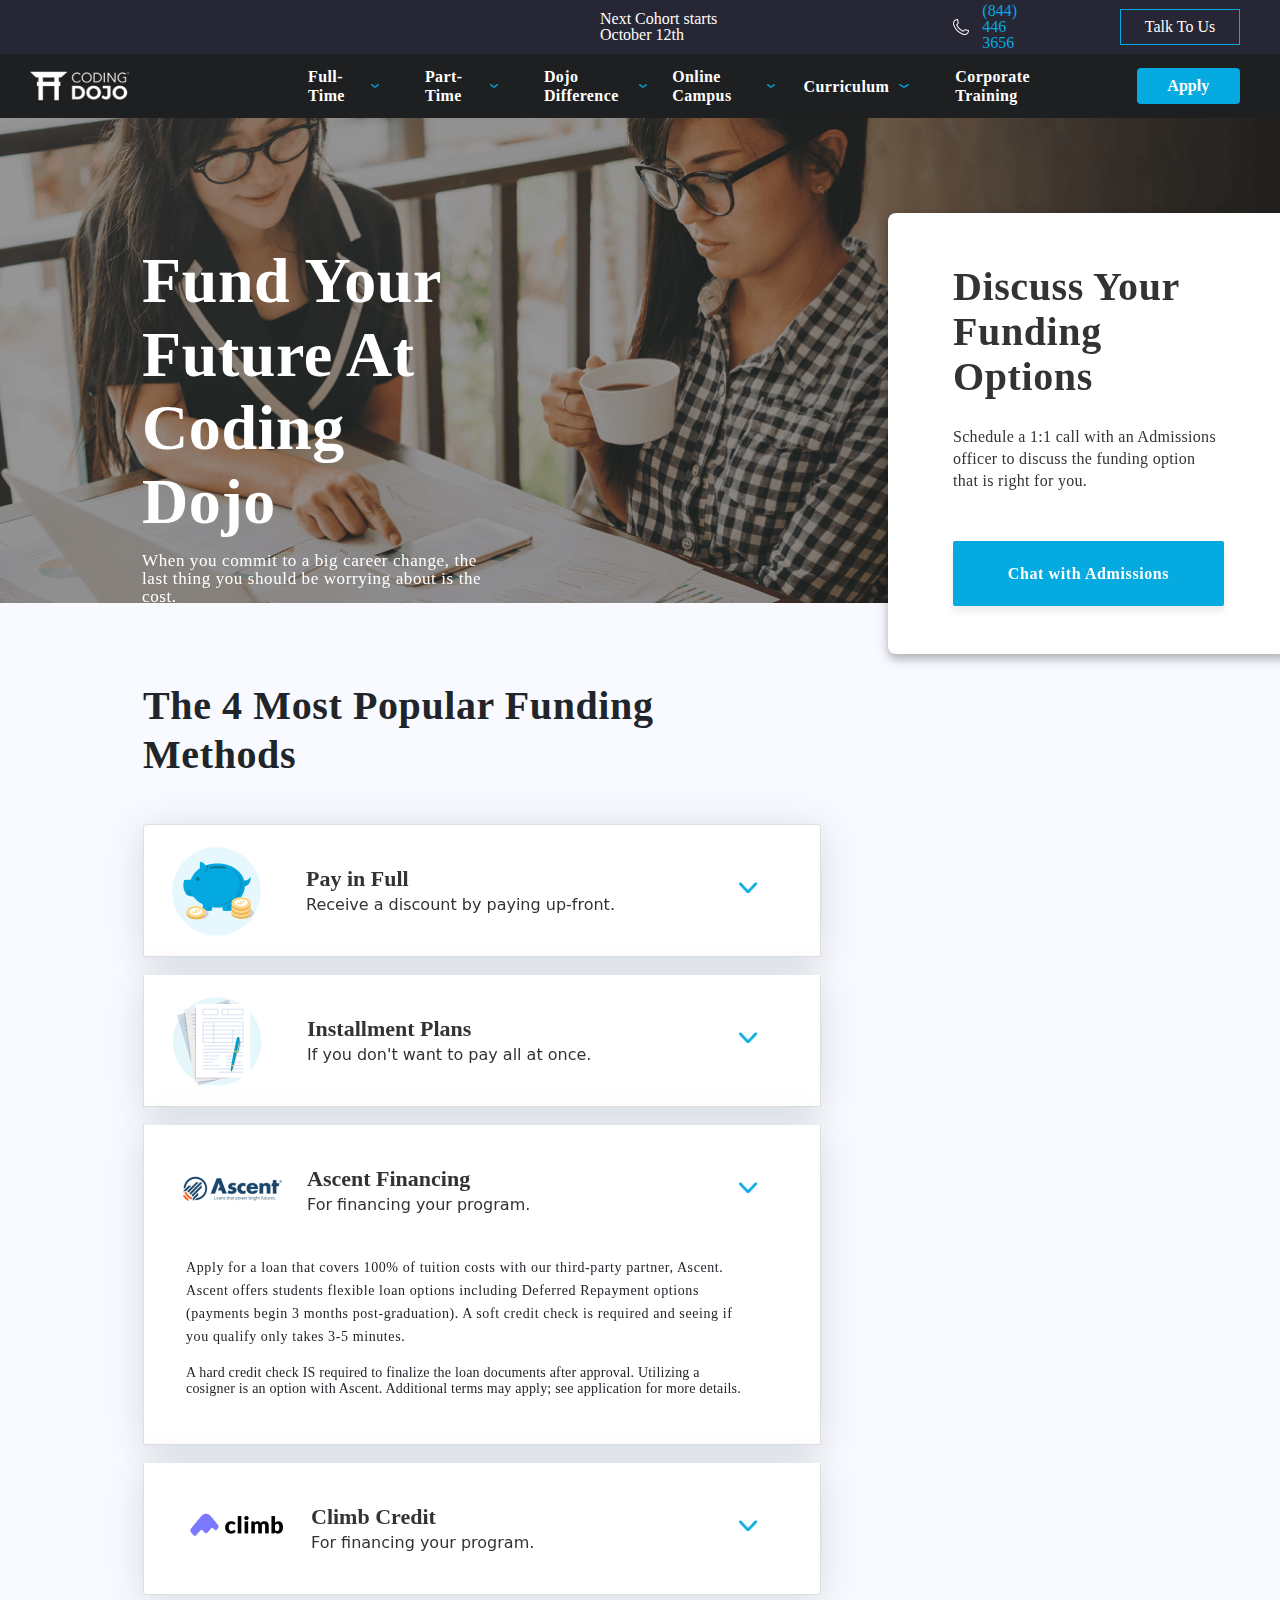
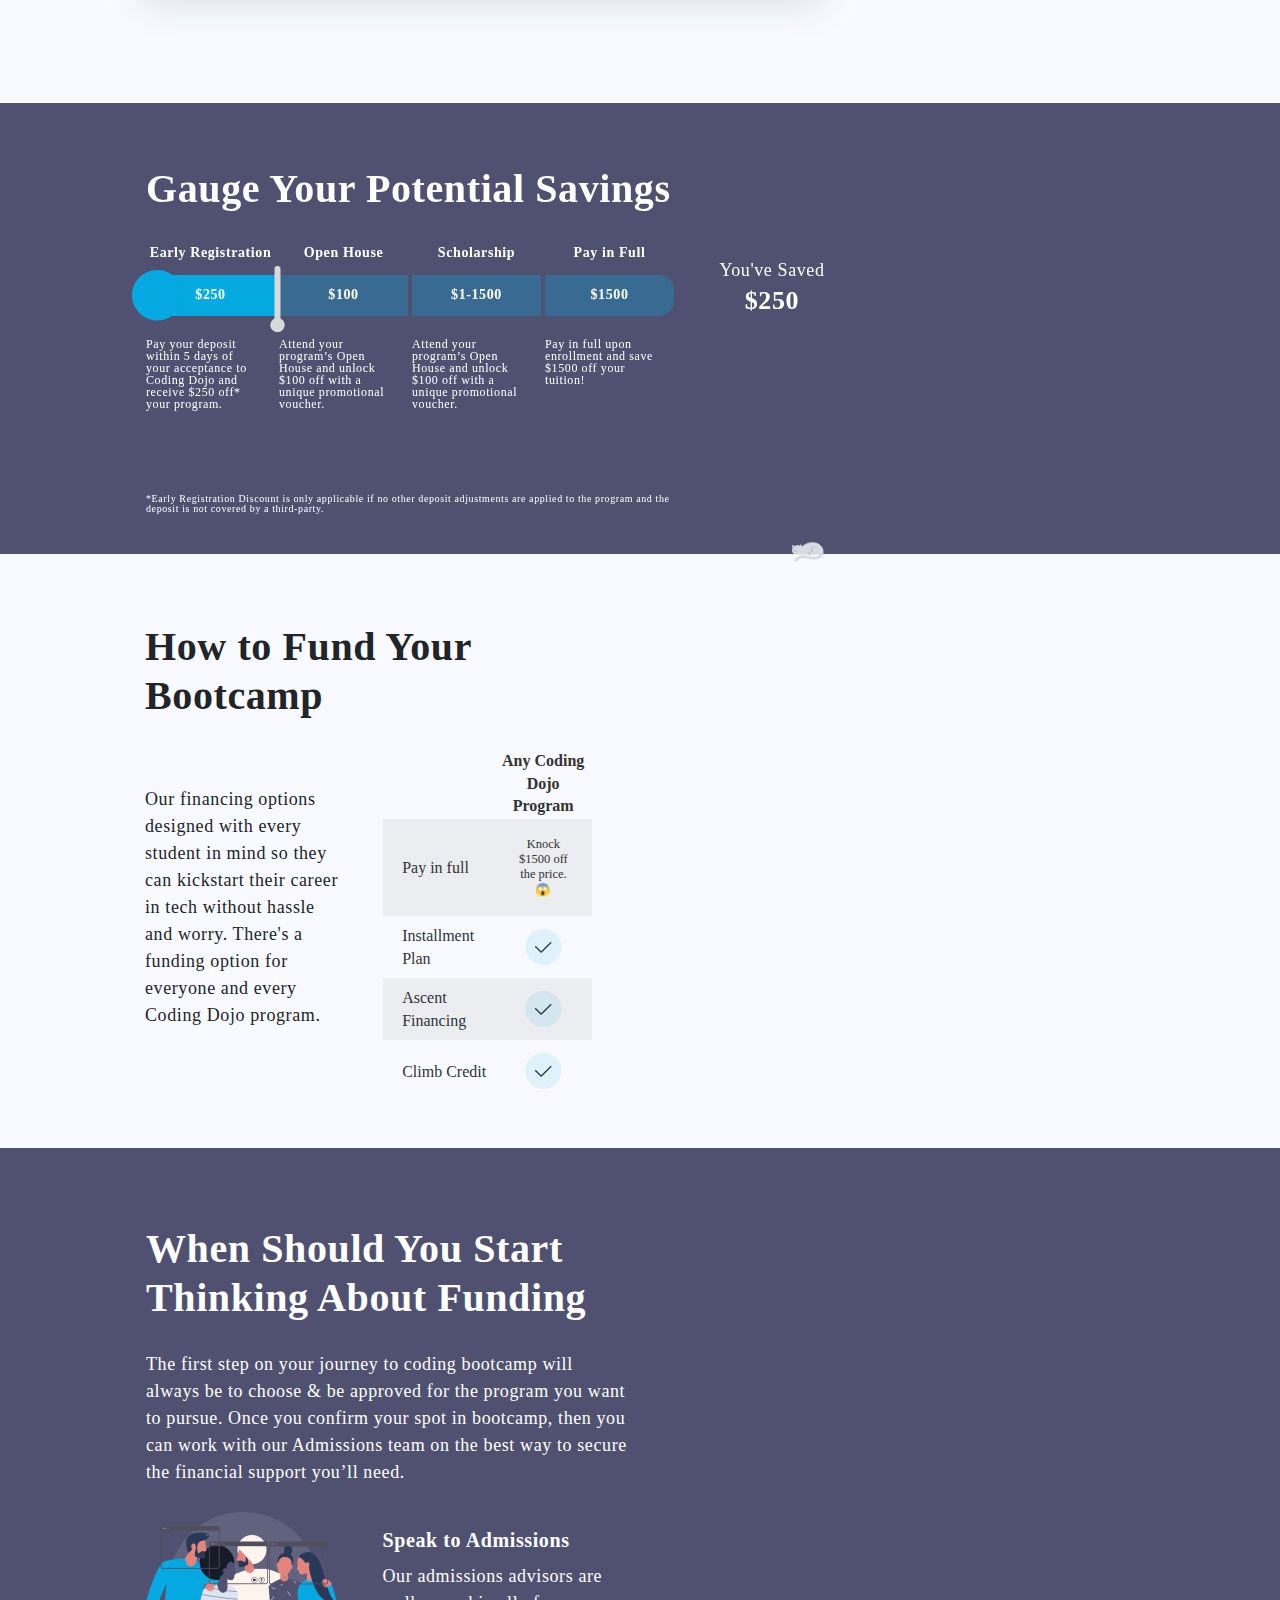
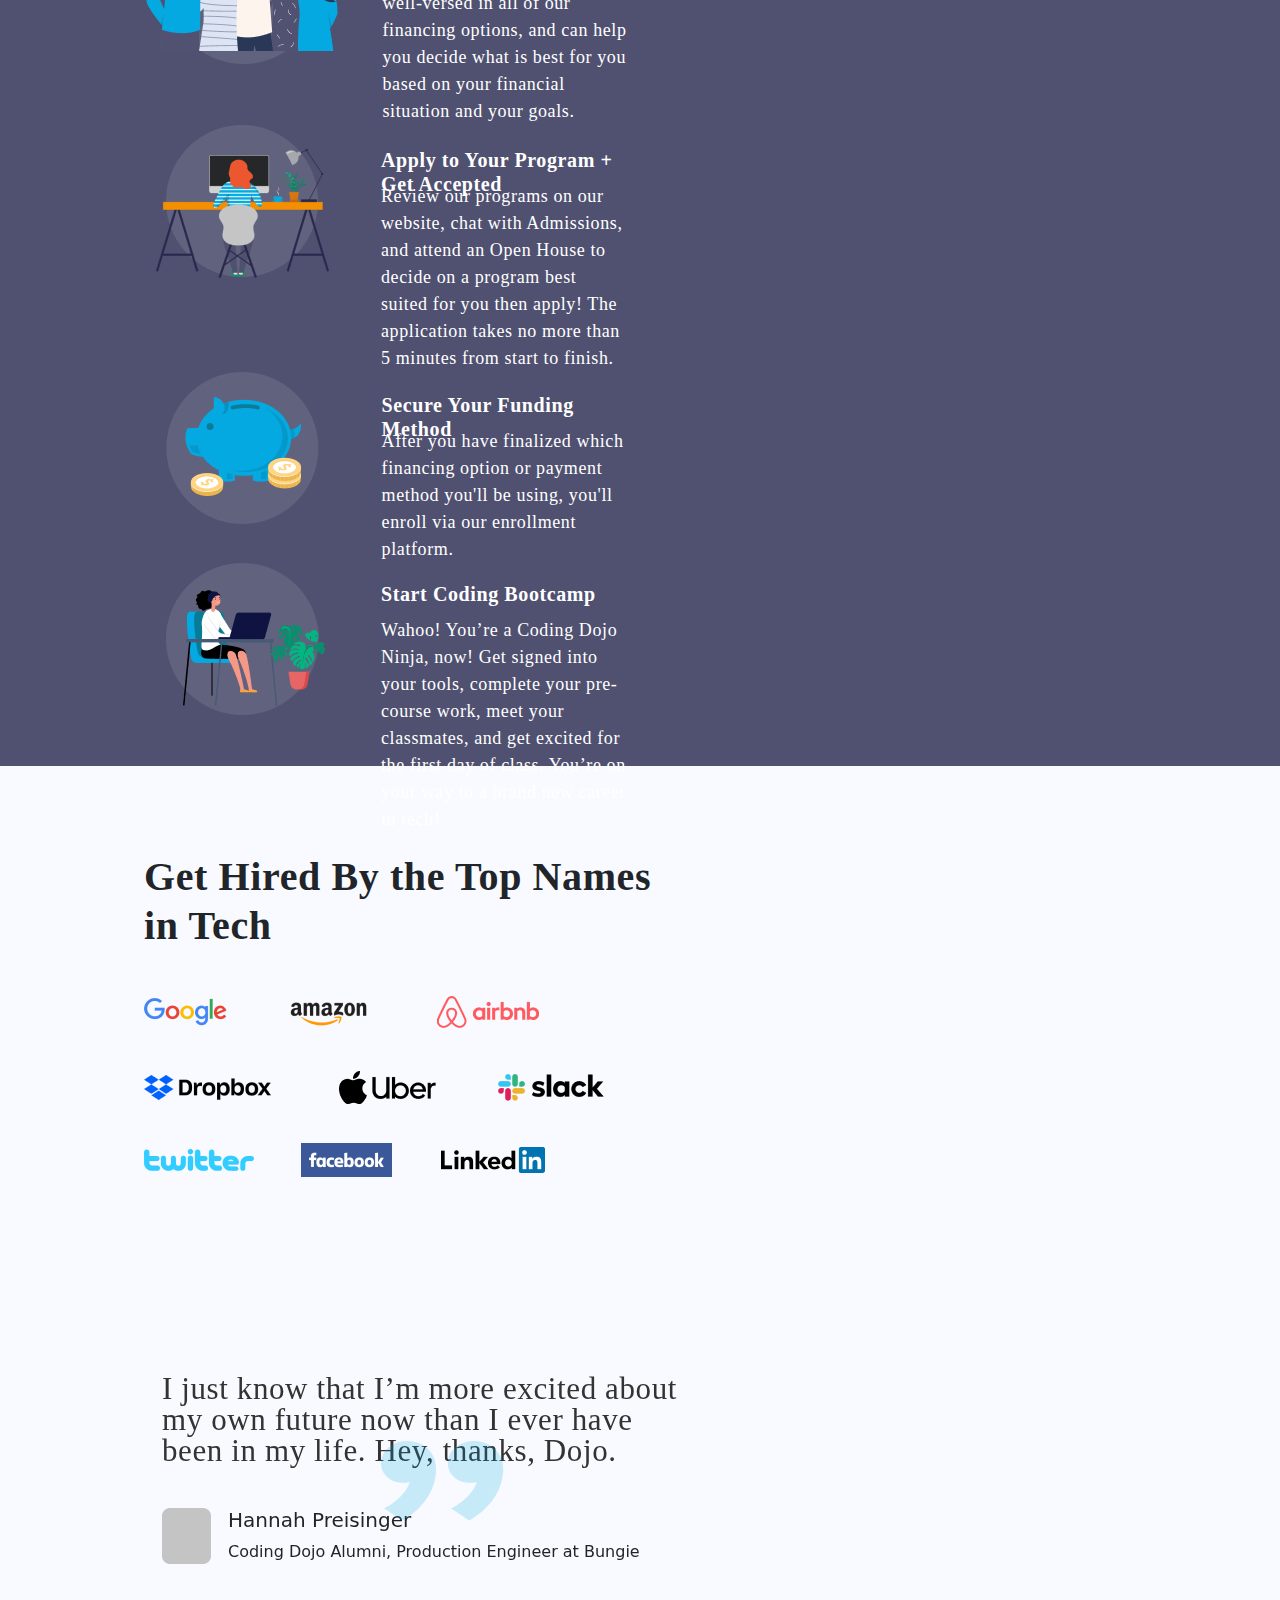
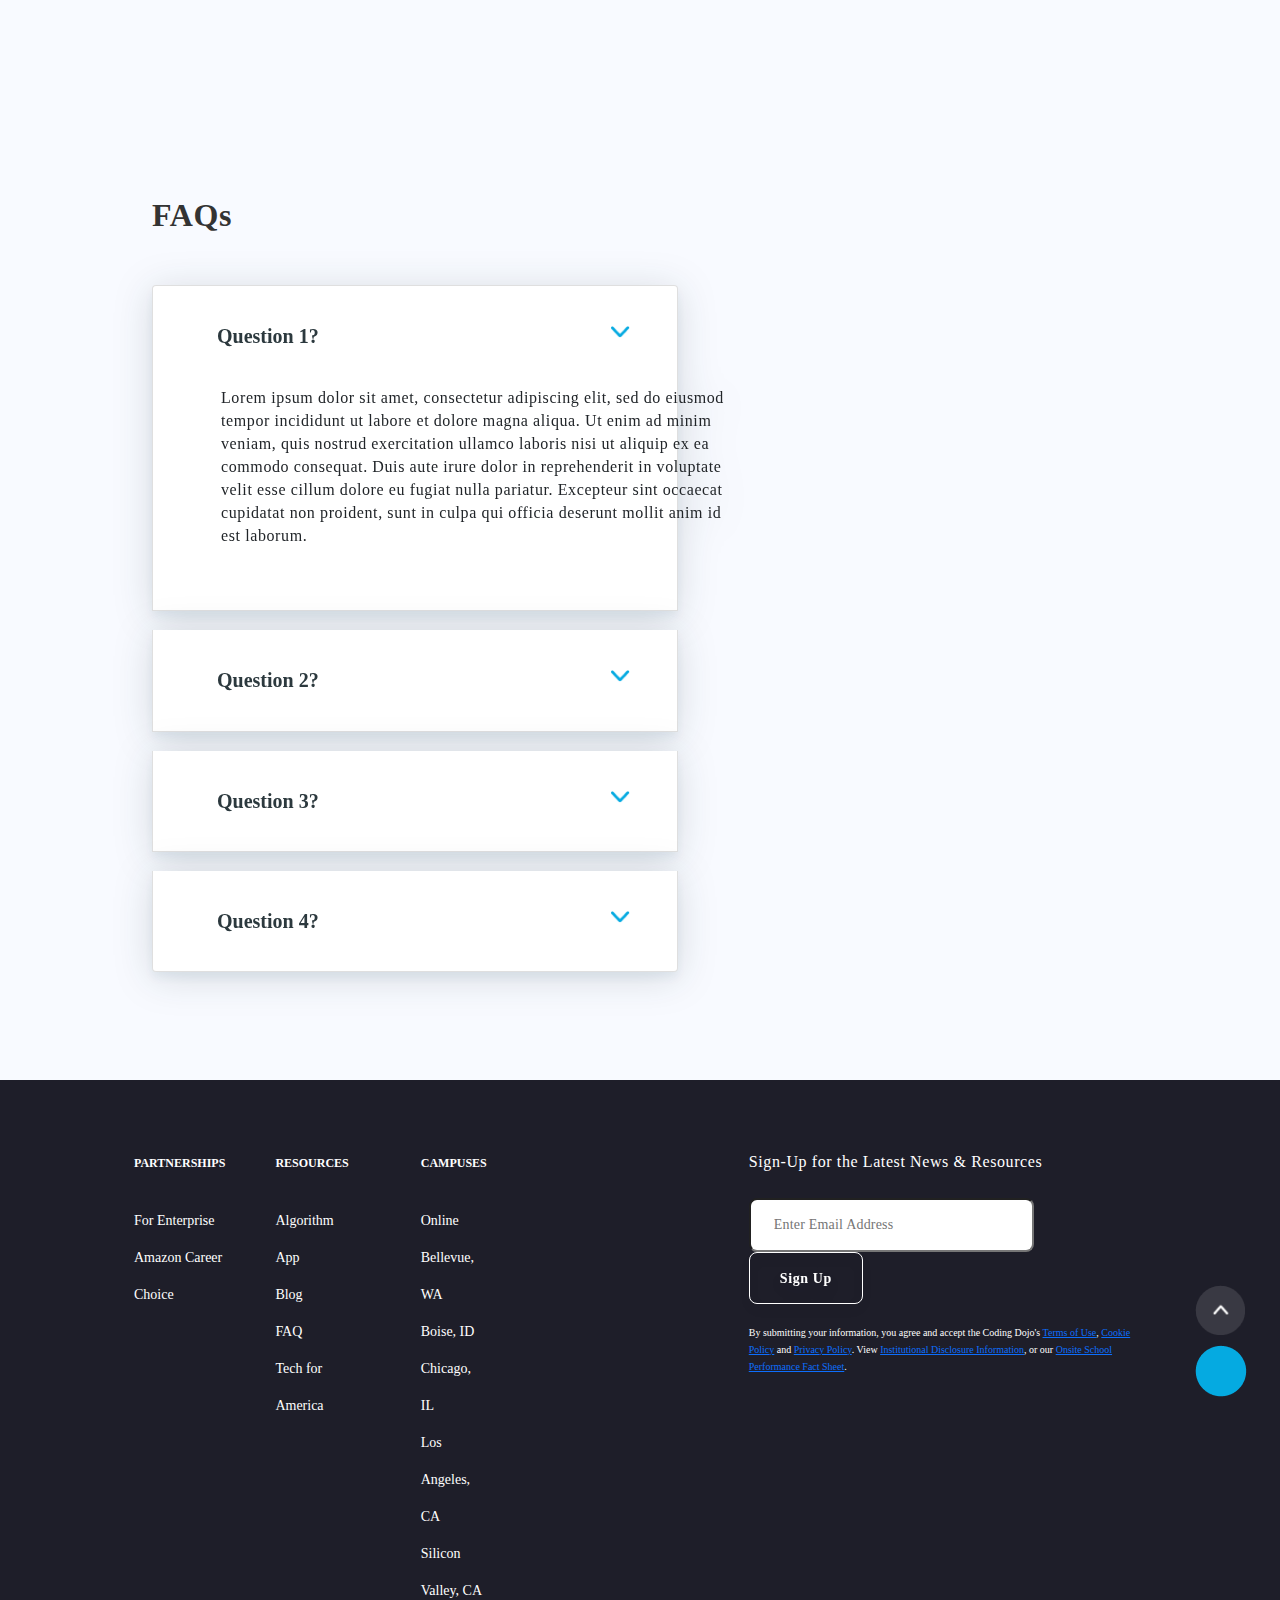
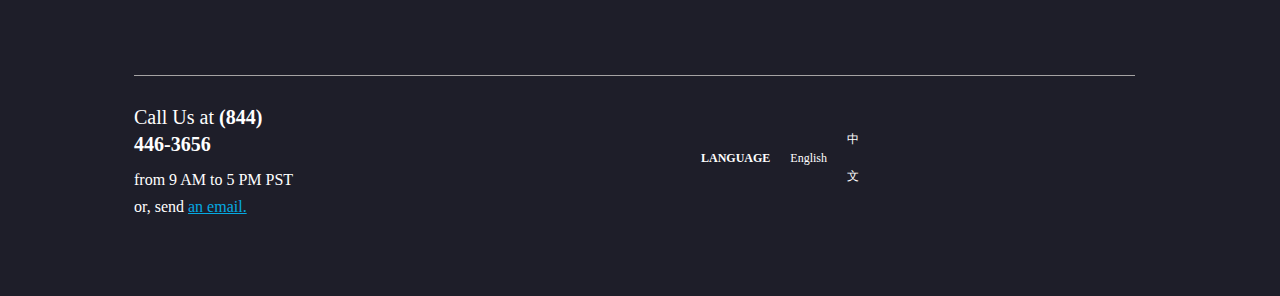
<file: index.html>
<!DOCTYPE html>
<html lang="en">
<head>
    <meta charset="UTF-8">
    <meta http-equiv="X-UA-Compatible" content="IE=edge">
    <meta name="viewport" content="width=device-width, initial-scale=1.0">
    <title>Financing 101 Landing Page</title>
    <link rel="stylesheet" href="./assets/bootstrap/css/bootstrap.css">
    <link rel="stylesheet" href="./assets/css/financing_101.css">
    <script src="./assets/bootstrap/js/bootstrap.bundle.js"></script>
    <script src="https://code.jquery.com/jquery-3.3.1.slim.min.js"></script>
    <script src="./assets/bootstrap/js/bootstrap.js"></script>
    <script src="./assets/bootstrap/js/bootstrap.min.js"></script>
    <script src="./assets/js/financing_101.js"></script>
</head>
<body>
    <header>
        <section id="cohort_section">
            <div id="cohort_container">
                <div id ="cohort_notes">
                    <ul id="cohort_details">
                        <li class="cohort_item" id="cohort_text">Next Cohort starts October 12th</li>
                        <li class="cohort_item" id="cohort_contact">
                            <img src="./assets/img/phone_icon.png" alt="a phone icon" id="cohort_phone_icon">
                            <h5 id="cohort_contact_number">(844) 446 3656</h5>
                        </li>
                        <li class="cohort_item">
                            <button id="cohort_button">Talk To Us</button>
                        </li>
                    </ul>
                </div>
            </div>
        </section> 
        <section id="nav_bar_section">
            <div id="nav_bar_container">
                <nav class="navbar navbar-expand-lg">
                    <img src="./assets/img/coding_dojo_logo_white_new.png" id="coding_dojo_logo" alt="coding dojo logo in white">
                    <div class="collapse navbar-collapse">
                        <ul class="navbar-nav">
                            <li class="nav-item dropdown">
                                <a class="nav-link navbar_dropdown" href="#" role="button" data-toggle="dropdown" aria-haspopup="true" aria-expanded="false">Full-Time</a>
                                <img src="./assets/img/dropdown_icon.png" class="dropdown_icon" alt="Dropdown icon">
                            </li>
                            <li class="nav-item dropdown">
                                <a class="nav-link navbar_dropdown" href="#" role="button" data-toggle="dropdown" aria-haspopup="true" aria-expanded="false">Part-Time</a>
                                <img src="./assets/img/dropdown_icon.png" class="dropdown_icon" alt="Dropdown icon">
                            </li>
                            <li class="nav-item dropdown dojo">
                                <a class="nav-link navbar_dropdown" href="#" role="button" data-toggle="dropdown" aria-haspopup="true" aria-expanded="false">Dojo Difference</a>
                                <img src="./assets/img/dropdown_icon.png" class="dropdown_icon" alt="Dropdown icon">
                            </li>
                            <li class="nav-item dropdown online">
                                <a class="nav-link navbar_dropdown" href="#" role="button" data-toggle="dropdown" aria-haspopup="true" aria-expanded="false">Online Campus</a>
                                <img src="./assets/img/dropdown_icon.png" class="dropdown_icon" alt="Dropdown icon">
                            </li>
                            <li class="nav-item dropdown">
                                <a class="nav-link navbar_dropdown" href="#" role="button" data-toggle="dropdown" aria-haspopup="true" aria-expanded="false">Curriculum</a>
                                <img src="./assets/img/dropdown_icon.png" class="dropdown_icon" alt="Dropdown icon">
                            </li>
                            <li class="nav-item">
                                <a class="nav-link" href="#">Corporate Training</a>
                            </li>
                        </ul>
                        <button class="btn my-2 my-sm-0 nav_bar_button" type="submit">Apply</button>
                    </div>
                </nav>
            </div>
        </section>
    </header>
    <main>
        <section id="fixed_note_section">
            <div id="fixed_note_container">
                <div id="fixed_note_box">
                    <h2 id="fixed_note_head_text">Discuss Your Funding Options</h2>
                    <p id="fixed_note_text">Schedule a 1:1 call with an Admissions officer to discuss the funding option that is right for you.</p>
                    <button id="fixed_note_button">Chat with Admissions</button>
                </div> 
            </div>
        </section>
        <section id="banner_section">
            <div id="banner_container">
                <h1 id="banner_header">Fund Your Future At Coding Dojo</h1>
                <p id="banner_text">When you commit to a big career change, the last thing you should be worrying about is the cost.</p>
            </div>
        </section>
        <section id="popular_methods_section">
            <div id="popular_methods_container">
                <h2 id="popular_methods_header">The 4 Most Popular Funding Methods</h2>
                <div class="popular_methods_accordion" id="popular_methods_accordion">
                    <div class="accordion-item">
                        <div class="accordion-header" id="accordion_header_one">
                            <button class="accordion-button collapsed" type="button" data-bs-toggle="collapse" data-bs-target="#collapse_one" aria-expanded="false" aria-controls="collapse_one">
                                <img src="./assets/img/PayInFull.png" id="accordion_piggy" alt="a vector image of a piggy bank">
                                <div class="accordion_text">
                                    <h5 class="accordion_title">Pay in Full</h5>
                                    <p class="accordion_sub_title">Receive a discount by paying up-front.</p>
                                </div>
                            </button>
                        </div>
                        <div id="collapse_one" class="accordion-collapse collapse" aria-labelledby="accordion_header_one" data-bs-parent="#popular_methods_accordion">
                            <div class="accordion-body">
                            </div>
                        </div>
                    </div>
                    <div class="accordion-item">
                        <div class="accordion-header" id="accordion_header_two">
                            <button class="accordion-button collapsed" type="button" data-bs-toggle="collapse" data-bs-target="#collapse_two" aria-expanded="false" aria-controls="collapse_two">
                                <img src="./assets/img/InstallmentPlans.png" id="accordion_installment" alt="a vector image of form papers and a pen.">
                                <div class="accordion_text">
                                    <h5 class="accordion_title">Installment Plans</h5>
                                    <p class="accordion_sub_title">If you don't want to pay all at once.</p>
                                </div>
                            </button>
                        </div>
                        <div id="collapse_two" class="accordion-collapse collapse" aria-labelledby="accordion_header_two" data-bs-parent="#popular_methods_accordion">
                            <div class="accordion-body">
                            </div>
                        </div>
                    </div>
                    <div class="accordion-item">
                        <div class="accordion-header" id="accordion_header_three">
                            <button class="accordion-button collapsed" type="button" data-bs-toggle="collapse" data-bs-target="#collapse_three" aria-expanded="false" aria-controls="collapse_three">
                                <img src="./assets/img/AscentFinancingLogo.png" id="accordion_ascent" alt="Ascent Financing logo">
                                <div class="accordion_text">
                                    <h5 class="accordion_title">Ascent Financing</h5>
                                    <p class="accordion_sub_title">For financing your program.</p>
                                </div>
                            </button>
                        </div>
                        <div id="collapse_three" class="accordion-collapse collapse show" aria-labelledby="accordion_header_three" data-bs-parent="#popular_methods_accordion">
                            <div class="accordion-body">
                                <p>Apply for a loan that covers 100% of tuition costs with our third-party partner, Ascent. Ascent offers students flexible loan options including Deferred Repayment options (payments begin 3 months post-graduation). A soft credit check is required and seeing if you qualify only takes 3-5 minutes. </p>
                                <p>A hard credit check IS required to finalize the loan documents after approval. Utilizing a cosigner is an option with Ascent. Additional terms may apply; see application for more details.</p>
                            </div>
                        </div>
                    </div>
                    <div class="accordion-item">
                        <div class="accordion-header" id="accordion_header_four">
                            <button class="accordion-button collapsed" type="button" data-bs-toggle="collapse" data-bs-target="#collapse_four" aria-expanded="false" aria-controls="collapse_four">
                                <img src="./assets/img/ClimbCreditLogo.png" id="accordion_climb" alt="Climb Credit logo">
                                <div class="accordion_text">
                                    <h5 class="accordion_title">Climb Credit</h5>
                                    <p class="accordion_sub_title">For financing your program.</p>
                                </div>
                            </button>
                        </div>
                        <div id="collapse_four" class="accordion-collapse collapse" aria-labelledby="accordion_header_four" data-bs-parent="#popular_methods_accordion">
                            <div class="accordion-body">
                            </div>
                        </div>
                    </div>
                </div>
            </div>
        </section>
        <section id="gauge_savings_section">
            <div id="gauge_savings_container">
                <h2 id="gauge_savings_header">Gauge Your Potential Savings</h2>
                <img src="./assets/img/Ellipse.png" alt="a blue circle" id="gauge_savings_circle">
                <ul id="gauge_savings_list">
                    <li id="gauge_savings_progress_item">
                        <ul class="gauge_group_list">
                            <li class="gauge_data gauge_head_text">Early Registration</li>
                            <li class="gauge_data gauge_head_text">Open House</li>
                            <li class="gauge_data gauge_head_text">Scholarship</li>
                            <li class="gauge_data gauge_head_text">Pay in Full</li>
                        </ul>
                        <ul class="gauge_group_list">
                            <li class="gauge_data value_rectangle active" data-value="250" data-active="true">$250</li>
                            <li class="gauge_data value_rectangle" data-value="100" data-active="false">$100</li>
                            <li class="gauge_data value_rectangle" data-value="1500" data-active="false">$1-1500</li>
                            <li class="gauge_data value_rectangle round_right_border" data-value="1500" data-active="false">$1500</li>
                            <li></li>
                        </ul>
                        <ul class="gauge_group_list text" id="gauge_text">
                            <li class="gauge_data">Pay your deposit within 5 days of your acceptance to Coding Dojo and receive $250 off* your program.<li>
                            <li class="gauge_data">Attend your program’s Open House and unlock $100 off with a unique promotional voucher.</li>
                            <li class="gauge_data">Attend your program’s Open House and unlock $100 off with a unique promotional voucher.</li>
                            <li class="gauge_data">Pay in full upon enrollment and save $1500 off your tuition!</li>
                        </ul>
                    </li>
                    <p id="gauge_savings_p">*Early Registration Discount is only applicable if no other deposit adjustments are applied to the program and the deposit is not covered by a third-party. </p>
                </ul>
                <img src="./assets/img/bar.png" alt="a vector image of a bar" class="gauge_savings_bar">
                <h4 id="gauge_savings_saved">You've Saved</h4>
                <h3 id="gauge_total_potential_savings">$250</h3>
                <img src="./assets/img/border_cat.png" alt="a vector image of a cat" id="gauge_savings_cat">
            </div> 
        </section>
        <section id="fund_section">
            <div id="fund_container">
                <h2 id="fund_header">How to Fund Your Bootcamp</h2>
                <div id="fund_details">
                    <p id="fund_text">Our financing options designed with every student in mind so they can kickstart their career in tech without hassle and worry. There's a funding option for everyone and every Coding Dojo program. </p>
                    <table id="fund_table">
                        <thead>
                            <tr class="fund_table_row">
                                <th class="fund_table_row_head"></th>
                                <th class="fund_table_row_head">Any Coding Dojo Program</th>
                            </tr>
                        </thead>
                        <tbody>
                            <tr class="fund_table_row">
                                <td class="fund_table_data td_title">Pay in full</td>
                                <td class="fund_table_data td_data knock">Knock $1500 off the price. 😱</td>
                            </tr>
                            <tr class="fund_table_row">
                                <td class="fund_table_data td_title">Installment Plan</td>
                                <td class="fund_table_data td_data"><img src="./assets/img/check.png" alt="a vector image of a check"></td>
                            </tr>
                            <tr class="fund_table_row">
                                <td class="fund_table_data td_title">Ascent Financing</td>
                                <td class="fund_table_data td_data"><img src="./assets/img/check.png" alt="a vector image of a check"></td>
                            </tr>
                            <tr class="fund_table_row">
                                <td class="fund_table_data td_title">Climb Credit</td>
                                <td class="fund_table_data td_data"><img src="./assets/img/check.png" alt="a vector image of a check"></td>
                            </tr>
                        </tbody>
                    </table>
                </div>
            </div>
        </section>
        <section id="when_funding_section">
            <div id="when_funding_container">
                <h2 id="when_funding_header">When Should You Start Thinking About Funding</h2>
                <p id="when_funding_text">The first step on your journey to coding bootcamp will always be to choose & be approved for the program you want to pursue. Once you confirm your spot in bootcamp, then you can work with our Admissions team on the best way to secure the financial support you’ll need.</p>
                <ul id="when_funding_list">
                    <li class="when_funding_item">
                        <img src="./assets/img/SpeaktoAdmissions.png" alt="a group of persons talking." id="funding_admin">
                        <div class="when_funding_steps" id="funding_speak">
                            <h5 class="funding_steps_title">Speak to Admissions</h5>
                            <p class="funding_steps_text">Our admissions advisors are well-versed in all of our financing options, and can help you decide what is best for you based on your financial situation and your goals.</p>
                        </div>
                    </li>
                    <li class="when_funding_item">
                        <img src="./assets/img/ApplyToProgramGetAccepted.png" alt="a person studying." id="funding_study">
                        <div class="when_funding_steps" id="funding_apply">
                            <h5 class="funding_steps_title">Apply to Your Program + Get Accepted</h5>
                            <p class="funding_steps_text">Review our programs on our website, chat with Admissions, and attend an Open House to decide on a program best suited for you then apply! The application takes no more than 5 minutes from start to finish.</p>                    </div>
                    </li>
                    <li class="when_funding_item">
                        <img src="./assets/img/SecureYourFundingMethod.png" alt="a vector image of a coinbank." id="funding_coinbank">
                        <div class="when_funding_steps" id="funding_secure">
                            <h5 class="funding_steps_title">Secure Your Funding Method</h5>
                            <p class="funding_steps_text">After you have finalized which financing option or payment method you'll be using, you'll enroll via our enrollment platform.</p>
                        </div>
                    </li>
                    <li class="when_funding_item">
                        <img src="./assets/img/StartCodingBootcamp.png" alt="a person coding." id="funding_coding">
                        <div class="when_funding_steps" id="funding_start">
                            <h5 class="funding_steps_title">Start Coding Bootcamp</h5>
                            <p class="funding_steps_text">Wahoo! You’re a Coding Dojo Ninja, now! Get signed into your tools, complete your pre-course work, meet your classmates, and get excited for the first day of class. You’re on your way to a brand new career in tech!</p>
                        </div>
                    </li>
                </ul>
            </div>
        </section>
        <section id="top_names_section">
            <div id="top_names_container">
                <h2 id="top_names_header">Get Hired By the Top Names in Tech</h2>
                <ul id="top_names_list">
                    <li class="top_names_item"><a href="https://www.google.com/"><img src="./assets/img/google.png" alt="logo of google" class="top_names_img" id="top_names_google"></a></li>
                    <li class="top_names_item"><a href="https://www.amazon.com/"><img src="./assets/img/amazon.png" alt="logo of amazon" class="top_names_img" id="top_names_amazon"></a></li>
                    <li class="top_names_item"><a href="https://www.airbnb.com/"><img src="./assets/img/airbnb.png" alt="logo of airbnb" class="top_names_img" id="top_names_airbnb"></a></li>
                    <li class="top_names_item"><a href="#"><img src="./assets/img/dropbox.png" alt="logo of dropbox" class="top_names_img" id="top_names_dropbox"></a></li>
                    <li class="top_names_item"><a href="#"><img src="./assets/img/apple.png" alt="logo of apple" class="top_names_img" id="top_names_apple"></a></li>
                    <li class="top_names_item"><a href="#"><img src="./assets/img/uber.png" alt="logo of uber" class="top_names_img" id="top_names_uber"></a></li>
                    <li class="top_names_item"><a href="#"><img src="./assets/img/slack.png" alt="logo of slack" class="top_names_img" id="top_names_slack"></a></li>
                    <li class="top_names_item"><a href="#"><img src="./assets/img/twitter.png" alt="logo of twitter" class="top_names_img" id="top_names_twitter"></a></li>
                    <li class="top_names_item"><a href="#"><img src="./assets/img/facebook.png" alt="logo of facebook" class="top_names_img" id="top_names_facebook"></a></li>
                    <li class="top_names_item"><a href="#"><img src="./assets/img/linkedin.png" alt="logo of linkedin" class="top_names_img" id="top_names_linkedin"></a></li>
                </ul>
            </div>
        </section>
        <section id="quote_section">
            <div id="quote_container">
                <h3 id="quote_header">I just know that I’m more excited about my own future now than I ever have been in my life. Hey, thanks, Dojo.</h3>
                <div id="quote_example">
                    <img src="./assets/img/gray_rec.png" alt="a gray rectangle" id="quote_gray_shape">
                    <ul id="quote_list">
                        <li class="quote_list_item"><h5 class="quote_example_name">Hannah Preisinger</h5></li>
                        <li class="quote_list_item"><p class="quote_example_description">Coding Dojo Alumni, Production Engineer at Bungie</p></li>
                    </ul>
                </div>
                <img src="./assets/img/quotation_mark.png" alt="quotation mark" id="quotation">
            </div>
        </section>
        <section id="faqs_section">
            <div id="faqs_container">
                <h2 id="faqs_header">FAQs</h2>
                <div class="faqs_accordion" id="faqs_accordion">
                    <div class="accordion-item">
                        <div class="accordion-header" id="faqs_accordion_header_one">
                            <button class="accordion-button collapsed" type="button" data-bs-toggle="collapse" data-bs-target="#faqs_accordion_collapse_one" aria-expanded="false" aria-controls="collapse_five">
                                <h4 class="accordion_title">Question 1?</h4>
                            </button>
                        </div>
                        <div id="faqs_accordion_collapse_one" class="accordion-collapse collapse show" aria-labelledby="faqs_accordion_header_one" data-bs-parent="#faqs_accordion">
                            <div class="accordion-body">
                                <p class="accordion_content">Lorem ipsum dolor sit amet, consectetur adipiscing elit, sed do eiusmod tempor incididunt ut labore et dolore magna aliqua. Ut enim ad minim veniam, quis nostrud exercitation ullamco laboris nisi ut aliquip ex ea commodo consequat. Duis aute irure dolor in reprehenderit in voluptate velit esse cillum dolore eu fugiat nulla pariatur. Excepteur sint occaecat cupidatat non proident, sunt in culpa qui officia deserunt mollit anim id est laborum.</p>
                            </div>
                        </div>
                    </div>
                    <div class="accordion-item">
                        <div class="accordion-header" id="faqs_accordion_header_two">
                            <button class="accordion-button collapsed" type="button" data-bs-toggle="collapse" data-bs-target="#faqs_accordion_collapse_two" aria-expanded="false" aria-controls="collapse_six">
                                <h4 class="accordion_title">Question 2?</h4>
                            </button>
                        </div>
                        <div id="faqs_accordion_collapse_two" class="accordion-collapse collapse" aria-labelledby="faqs_accordion_header_two" data-bs-parent="#faqs_accordion">
                            <div class="accordion-body">
                                <p class="accordion_content">Lorem ipsum dolor sit amet, consectetur adipiscing elit, sed do eiusmod tempor incididunt ut labore et dolore magna aliqua. Ut enim ad minim veniam, quis nostrud exercitation ullamco laboris nisi ut aliquip ex ea commodo consequat. Duis aute irure dolor in reprehenderit in voluptate velit esse cillum dolore eu fugiat nulla pariatur. Excepteur sint occaecat cupidatat non proident, sunt in culpa qui officia deserunt mollit anim id est laborum.</p>
                            </div>
                        </div>
                    </div>
                    <div class="accordion-item">
                        <div class="accordion-header" id="faqs_accordion_header_three">
                            <button class="accordion-button collapsed" type="button" data-bs-toggle="collapse" data-bs-target="#faqs_accordion_collapse_three" aria-expanded="false" aria-controls="collapse_seven">
                                <h4 class="accordion_title">Question 3?</h4>
                            </button>
                        </div>
                        <div id="faqs_accordion_collapse_three" class="accordion-collapse collapse" aria-labelledby="faqs_accordion_header_three" data-bs-parent="#faqs_accordion">
                            <div class="accordion-body">
                                <p class="accordion_content">Lorem ipsum dolor sit amet, consectetur adipiscing elit, sed do eiusmod tempor incididunt ut labore et dolore magna aliqua. Ut enim ad minim veniam, quis nostrud exercitation ullamco laboris nisi ut aliquip ex ea commodo consequat. Duis aute irure dolor in reprehenderit in voluptate velit esse cillum dolore eu fugiat nulla pariatur. Excepteur sint occaecat cupidatat non proident, sunt in culpa qui officia deserunt mollit anim id est laborum.</p>
                            </div>
                        </div>
                    </div>
                    <div class="accordion-item">
                        <div class="accordion-header" id="faqs_accordion_header_four">
                            <button class="accordion-button collapsed" type="button" data-bs-toggle="collapse" data-bs-target="#faqs_accordion_collapse_four" aria-expanded="false" aria-controls="collapse_eight">
                                <h4 class="accordion_title">Question 4?</h4>
                            </button>
                        </div>
                        <div id="faqs_accordion_collapse_four" class="accordion-collapse collapse" aria-labelledby="faqs_accordion_header_four" data-bs-parent="#faqs_accordion">
                            <div class="accordion-body">
                                <p class="accordion_content">Lorem ipsum dolor sit amet, consectetur adipiscing elit, sed do eiusmod tempor incididunt ut labore et dolore magna aliqua. Ut enim ad minim veniam, quis nostrud exercitation ullamco laboris nisi ut aliquip ex ea commodo consequat. Duis aute irure dolor in reprehenderit in voluptate velit esse cillum dolore eu fugiat nulla pariatur. Excepteur sint occaecat cupidatat non proident, sunt in culpa qui officia deserunt mollit anim id est laborum.</p>
                            </div>
                        </div>
                    </div>
                </div>
            </div>
        </section>
    </main>
    <footer>
        <section id="footer_section">
            <div id="footer_container">
                <div id="footer_links_and_form">
                    <div id="footer_links">
                        <ul class="footer_list" id="footer_list_partnerships">
                            <li class="footer_list_item"><a href="#">Partnerships</a></li>
                            <li class="footer_list_item"><a href="#">For Enterprise</a></li>
                            <li class="footer_list_item"><a href="#">Amazon Career Choice</a></li>
                        </ul>
                        <ul class="footer_list" id="footer_list_resources">
                            <li class="footer_list_item"><a href="#">Resources</a></li>
                            <li class="footer_list_item"><a href="#">Algorithm App</a></li>
                            <li class="footer_list_item"><a href="#">Blog</a></li>
                            <li class="footer_list_item"><a href="#">FAQ</a></li>
                            <li class="footer_list_item"><a href="#">Tech for America</a></li>
                        </ul>
                        <ul class="footer_list" id="footer_list_campuses">
                            <li class="footer_list_item"><a href="#">Campuses</a></li>
                            <li class="footer_list_item"><a href="#">Online</a></li>
                            <li class="footer_list_item"><a href="#">Bellevue, WA</a></li>
                            <li class="footer_list_item"><a href="#">Boise, ID</a></li>
                            <li class="footer_list_item"><a href="#">Chicago, IL</a></li>
                            <li class="footer_list_item"><a href="#">Los Angeles, CA</a></li>
                            <li class="footer_list_item"><a href="#">Silicon Valley, CA</a></li>
                        </ul>
                    </div>
                    <div id="footer_form">
                        <h4 id="footer_form_title">Sign-Up for the Latest News & Resources</h4>
                        <form id="footer_form_main">
                            <input type="email" id="footer_form_input" placeholder="Enter Email Address">
                            <button type="submit" id="footer_form_button">Sign Up</button>
                        </form>
                        <p id="footer_form_text">By submitting your information, you agree and accept the Coding Dojo's <a href="#" class="footer_main_link">Terms of Use</a>, <a href="#" class="footer_main_link">Cookie Policy</a> and <a href="#" class="footer_main_link">Privacy Policy</a>. View <a href="#" class="footer_main_link">Institutional Disclosure Information</a>, or our <a href="#" class="footer_main_link">Onsite School Performance Fact Sheet</a>.</p>
                    </div>
                </div>
                <div id="footer_details">
                    <div id="footer_contacts">
                        <h3 id="footer_contacts_number">Call Us at <span id="footer_contacts_span">(844) 446-3656</span></h3>
                        <h4 id="footer_contacts_time">from 9 AM to 5 PM PST or, send <a href="#" id="footer_contacts_link">an email.</a></h4>
                    </div>
                    <div id="footer_language">
                        <ul id="language_list">
                            <li class="language_list_item" id="language_list_head_text">Language</li>
                            <li class="language_list_item"><a href="#" class="language_list_link">English</a></li>
                            <li class="language_list_item"><a href="#" class="language_list_link">中文</a></li>
                        </ul>
                    </div>
                </div>
                <img src="./assets/img/Scroll to Top.png" alt="a gray circle with an arrow up icon" id="footer_scroll">
                <img src="./assets/img/Messenger Modal.png" alt="a light blue circle" id="footer_messenger_modal">
            </div>
        </section>
    </footer>
</body>
</html>
</file>
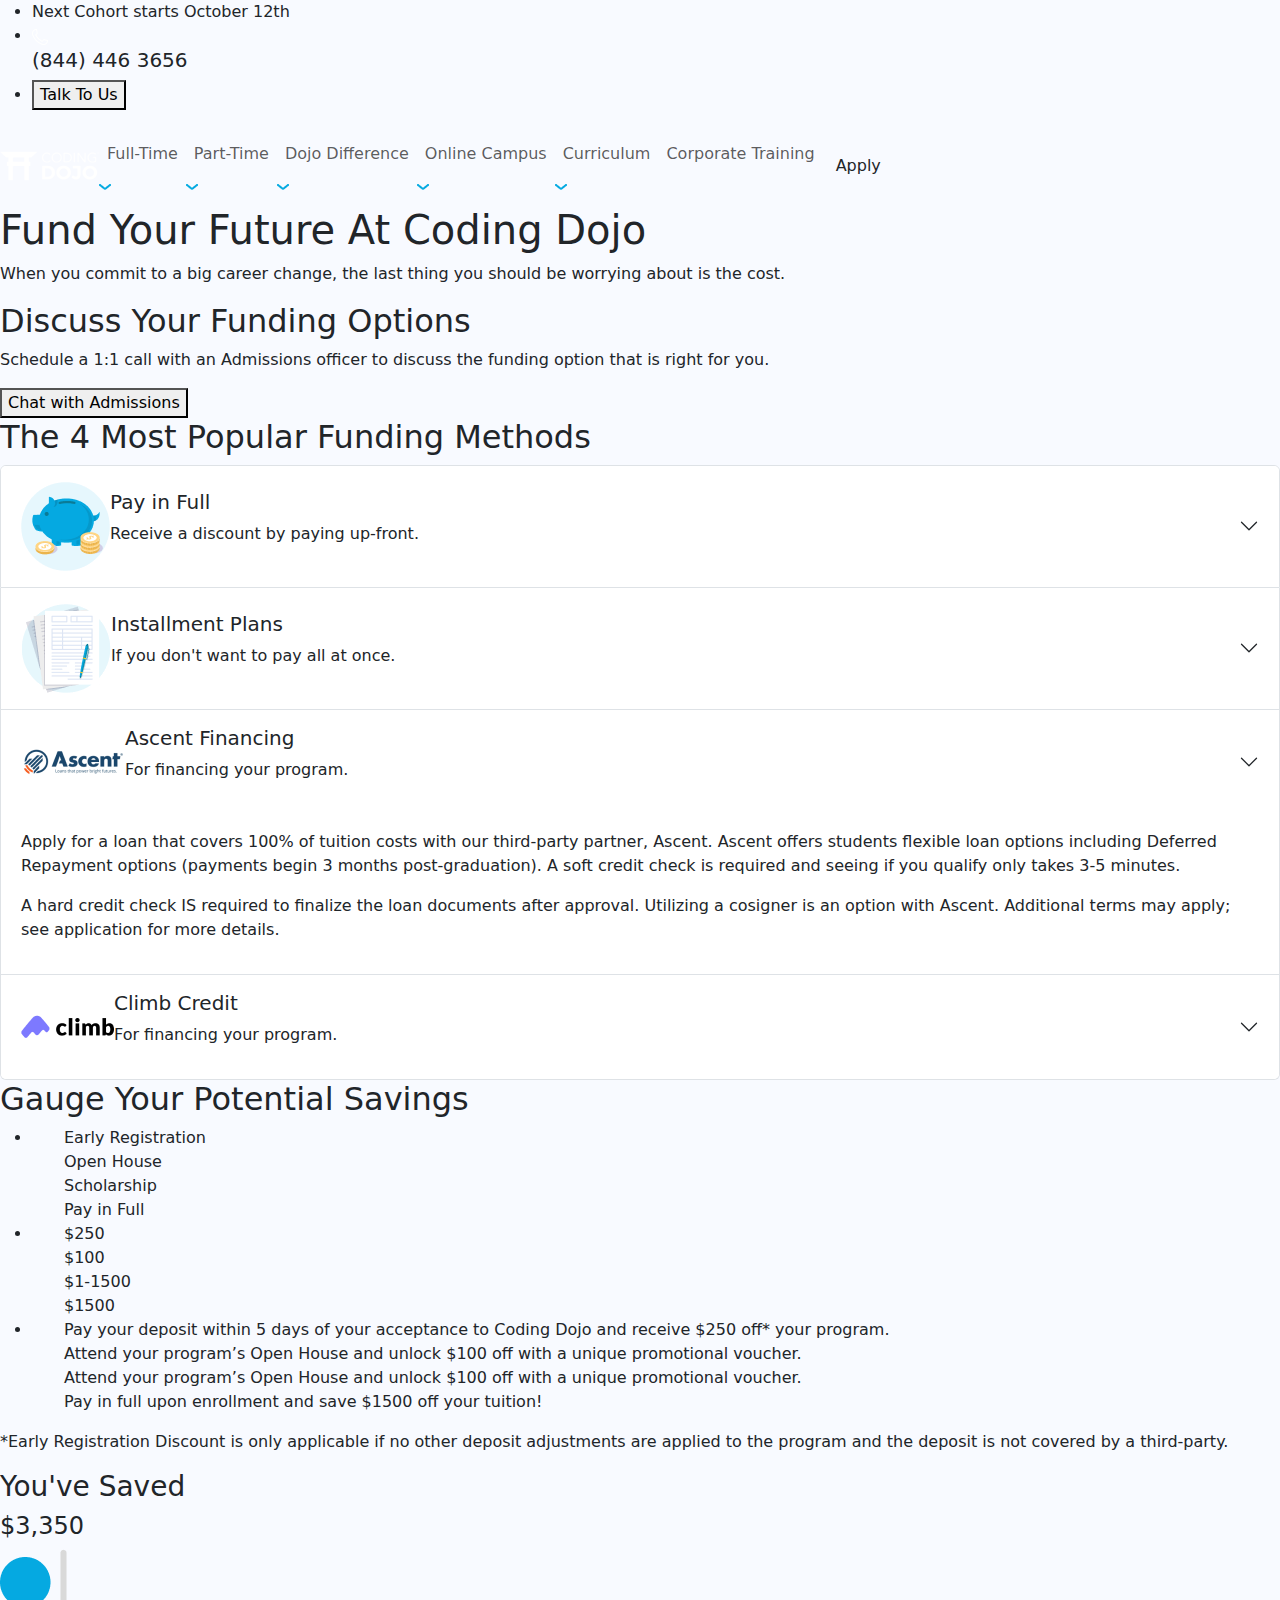
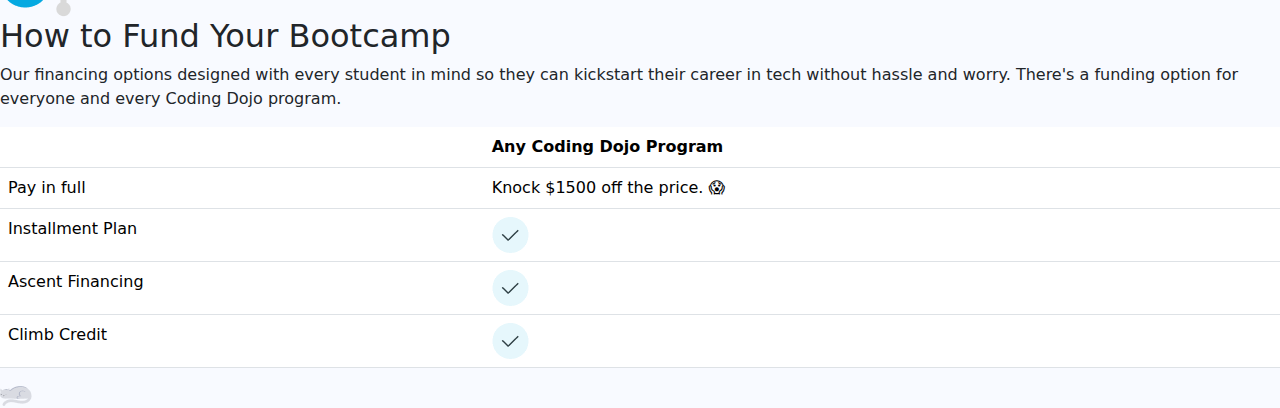
<file: views/financing_101.html>
<!DOCTYPE html>
<html lang="en">
<head>
    <meta charset="UTF-8">
    <meta http-equiv="X-UA-Compatible" content="IE=edge">
    <meta name="viewport" content="width=device-width, initial-scale=1.0">
    <title>Financing 101 Landing Page</title>
    <link rel="stylesheet" href="https://cdn.jsdelivr.net/npm/bootstrap@5.2.1/dist/css/bootstrap.min.css">
    <link rel="stylesheet" href="../assets/css/financing_101.css">
    <script src="https://cdn.jsdelivr.net/npm/bootstrap@5.2.1/dist/js/bootstrap.bundle.min.js"></script>
    <script src="https://code.jquery.com/jquery-3.3.1.slim.min.js" integrity="sha384-q8i/X+965DzO0rT7abK41JStQIAqVgRVzpbzo5smXKp4YfRvH+8abtTE1Pi6jizo" crossorigin="anonymous"></script>
    <script src="https://cdn.jsdelivr.net/npm/popper.js@1.14.7/dist/umd/popper.min.js" integrity="sha384-UO2eT0CpHqdSJQ6hJty5KVphtPhzWj9WO1clHTMGa3JDZwrnQq4sF86dIHNDz0W1" crossorigin="anonymous"></script>
    <script src="https://cdn.jsdelivr.net/npm/bootstrap@4.3.1/dist/js/bootstrap.min.js" integrity="sha384-JjSmVgyd0p3pXB1rRibZUAYoIIy6OrQ6VrjIEaFf/nJGzIxFDsf4x0xIM+B07jRM" crossorigin="anonymous"></script>
</head>
<body>
    <main>
        <section id="header_container">
            <div class="header_notes">
                <ul>
                    <li>Next Cohort starts October 12th</li>
                    <li id="contact">
                        <img src="../assets/img/phone_icon.png">
                        <h5>(844) 446 3656</h5>
                    </li>
                    <li>
                        <button>Talk To Us</button>
                    </li>
                </ul>
            </div>
            <nav class="navbar navbar-expand-lg">
                <img src="../assets/img/coding_dojo_logo_white_new.png" id="coding_dojo_logo" alt="coding dojo logo in white">
                <div class="collapse navbar-collapse" id="navbarSupportedContent">
                  <ul class="navbar-nav">
                    <li class="nav-item dropdown">
                        <a class="nav-link" href="#" id="navbarDropdown" role="button" data-toggle="dropdown" aria-haspopup="true" aria-expanded="false">Full-Time</a>
                        <img src="../assets/img/dropdown_icon.png" class="dropdown_icon" alt="Dropdown icon">
                    </li>
                    <li class="nav-item dropdown">
                        <a class="nav-link" href="#" id="navbarDropdown" role="button" data-toggle="dropdown" aria-haspopup="true" aria-expanded="false">Part-Time</a>
                        <img src="../assets/img/dropdown_icon.png" class="dropdown_icon" alt="Dropdown icon">
                    </li>
                    <li class="nav-item dropdown dojo">
                        <a class="nav-link" href="#" id="navbarDropdown" role="button" data-toggle="dropdown" aria-haspopup="true" aria-expanded="false">Dojo Difference</a>
                        <img src="../assets/img/dropdown_icon.png" class="dropdown_icon" alt="Dropdown icon">
                    </li>
                    <li class="nav-item dropdown online">
                        <a class="nav-link" href="#" id="navbarDropdown" role="button" data-toggle="dropdown" aria-haspopup="true" aria-expanded="false">Online Campus</a>
                        <img src="../assets/img/dropdown_icon.png" class="dropdown_icon" alt="Dropdown icon">
                    </li>
                    <li class="nav-item dropdown">
                        <a class="nav-link" href="#" id="navbarDropdown" role="button" data-toggle="dropdown" aria-haspopup="true" aria-expanded="false">Curriculum</a>
                        <img src="../assets/img/dropdown_icon.png" class="dropdown_icon" alt="Dropdown icon">
                    </li>
                    <li class="nav-item">
                        <a class="nav-link" href="#">Corporate Training</a>
                    </li>
                  </ul>
                    <button class="btn my-2 my-sm-0" type="submit">Apply</button>
                </div>
            </nav>
        </section>   
        <section id="main_container">
            <h1>Fund Your Future At Coding Dojo</h1>
            <p id="main_p">When you commit to a big career change, the last thing you should be worrying about is the cost.</p>
            <div id="fixed_note">
                <h2>Discuss Your Funding Options</h2>
                <p id="fixed_note_p">Schedule a 1:1 call with an Admissions officer to discuss the funding option that is right for you.</p>
                <button>Chat with Admissions</button>
            </div>
        </section>
        <section id="popular_methods_container">
            <h2>The 4 Most Popular Funding Methods</h2>
            <div class="accordion" id="accordionExample">
                <div class="accordion-item">
                    <div class="accordion-header" id="headingOne">
                        <button class="accordion-button collapsed" type="button" data-bs-toggle="collapse" data-bs-target="#collapseOne" aria-expanded="false" aria-controls="collapseOne">
                            <img src="../assets/img/PayInFull.png" id="piggy" alt="a vector image of a piggy bank">
                            <div class="accordion_text">
                                <h5>Pay in Full</h5>
                                <p class="accordion_p">Receive a discount by paying up-front.</p>
                            </div>
                        </button>
                    </div>
                    <div id="collapseOne" class="accordion-collapse collapse" aria-labelledby="headingOne" data-bs-parent="#accordionExample">
                        <div class="accordion-body">
                        </div>
                    </div>
                </div>
                <div class="accordion-item">
                    <div class="accordion-header" id="headingTwo">
                        <button class="accordion-button collapsed" type="button" data-bs-toggle="collapse" data-bs-target="#collapseTwo" aria-expanded="false" aria-controls="collapseTwo">
                            <img src="../assets/img/InstallmentPlans.png" id="installment" alt="a vector image of form papers and a pen.">
                            <div class="accordion_text">
                                <h5>Installment Plans</h5>
                                <p class="accordion_p">If you don't want to pay all at once.</p>
                            </div>
                        </button>
                    </div>
                    <div id="collapseTwo" class="accordion-collapse collapse" aria-labelledby="headingTwo" data-bs-parent="#accordionExample">
                        <div class="accordion-body">
                        </div>
                    </div>
                </div>
                <div class="accordion-item">
                    <div class="accordion-header" id="headingThree">
                        <button class="accordion-button collapsed" type="button" data-bs-toggle="collapse" data-bs-target="#collapseThree" aria-expanded="false" aria-controls="collapseThree">
                            <img src="../assets/img/AscentFinancingLogo.png" id="ascent" alt="Ascent Financing logo">
                            <div class="accordion_text">
                                <h5>Ascent Financing</h5>
                                <p class="accordion_p">For financing your program.</p>
                            </div>
                        </button>
                    </div>
                    <div id="collapseThree" class="accordion-collapse collapse show" aria-labelledby="headingThree" data-bs-parent="#accordionExample">
                        <div class="accordion-body">
                            <p>Apply for a loan that covers 100% of tuition costs with our third-party partner, Ascent. Ascent offers students flexible loan options including Deferred Repayment options (payments begin 3 months post-graduation). A soft credit check is required and seeing if you qualify only takes 3-5 minutes. </p>
                            <p>A hard credit check IS required to finalize the loan documents after approval. Utilizing a cosigner is an option with Ascent. Additional terms may apply; see application for more details.</p>
                        </div>
                    </div>
                </div>
                <div class="accordion-item">
                    <div class="accordion-header" id="headingFour">
                        <button class="accordion-button collapsed" type="button" data-bs-toggle="collapse" data-bs-target="#collapseFour" aria-expanded="false" aria-controls="collapseFour">
                            <img src="../assets/img/ClimbCreditLogo.png" id="climb" alt="Climb Credit logo">
                            <div class="accordion_text">
                                <h5>Climb Credit</h5>
                                <p class="accordion_p">For financing your program.</p>
                            </div>
                        </button>
                    </div>
                    <div id="collapseFour" class="accordion-collapse collapse" aria-labelledby="headingFour" data-bs-parent="#accordionExample">
                        <div class="accordion-body">
                        </div>
                    </div>
                </div>
            </div>
        </section>
        <section id="gauge_savings_container">
            <h2>Gauge Your Potential Savings</h2>
            <div id="gauge">
                <ul id="gauge_progress">
                    <li class="group">
                        <ul id="early">Early Registration</ul>
                        <ul id="open">Open House</ul>
                        <ul id="scholarship">Scholarship</ul>
                        <ul id="full">Pay in Full</ul>
                        <ul></ul>
                    </li>
                    <li class="group">
                        <ul class="rectangle">$250</ul>
                        <ul class="rectangle">$100</ul>
                        <ul class="rectangle">$1-1500</ul>
                        <ul class="rectangle">$1500</ul>
                        <ul></ul>
                    </li>
                    <li class="group text" id="gauge_text">
                        <ul class="early_text">Pay your deposit within 5 days of your acceptance to Coding Dojo and receive $250 off* your program.</ul>
                        <ul class="open_text">Attend your program’s Open House and unlock $100 off with a unique promotional voucher.</ul>
                        <ul class="scholarship_text">Attend your program’s Open House and unlock $100 off with a unique promotional voucher.</ul>
                        <ul class="full_text">Pay in full upon enrollment and save $1500 off your tuition!</ul>
                    </li>
                </ul>
                <p>*Early Registration Discount is only applicable if no other deposit adjustments are applied to the program and the deposit is not covered by a third-party. </p>
            </div>
            <h3 id="saved">You've Saved</h3>
            <h4>$3,350</h4>
            
            <img src="../assets/img/Ellipse.png" alt="a blue circle" id="circle">
            <img src="../assets/img/bar.png" alt="a vector image of a bar" id="bar">
        </section>
        <section id="fund_container">
            <h2>How to Fund Your Bootcamp</h2>
            <div>
                <p>Our financing options designed with every student in mind so they can kickstart their career in tech without hassle and worry. There's a funding option for everyone and every Coding Dojo program. </p>
                <table class="table">
                    <thead>
                        <tr>
                            <th></th>
                            <th>Any Coding Dojo Program</th>
                            
                        </tr>
                    </thead>
                    <tbody>
                        <tr class="gray_highlight">
                            <td class="td_title">Pay in full</td>
                            <td class="td_data knock">Knock $1500 off the price. 😱</td>
                        </tr>
                        <tr>
                            <td class="td_title">Installment Plan</td>
                            <td class="td_data"><img src="../assets/img/check.png" alt="a vector image of a check"></td>
                        </tr>
                        <tr class="gray_highlight">
                            <td class="td_title">Ascent Financing</td>
                            <td class="td_data"><img src="../assets/img/check.png" alt="a vector image of a check"></td>
                        </tr>
                        <tr>
                            <td class="td_title">Climb Credit</td>
                            <td class="td_data"><img src="../assets/img/check.png" alt="a vector image of a check"></td>
                        </tr>
                    </tbody>
                </table>
            </div>
        </section>
        <img src="../assets/img/border_cat.png" alt="a vector image of a cat" id="cat">
    </main>

</body>
</html>
</file>
<file: assets/css/financing_101.css>
* body {
  background-color: #f8faff;
  margin: 0px auto;
}
* body header #cohort_section {
  background-color: #272634;
}
* body header #cohort_section #cohort_container {
  margin: 0px auto;
  max-width: 1440px;
  padding: 3px 40px 3px 600px;
}
* body header #cohort_section #cohort_container #cohort_notes {
  background-color: #272634;
  color: #ffffff;
  font: normal 400 16px/16px 'Proxima Nova';
  letter_spacing: 0.6px;
}
* body header #cohort_section #cohort_container #cohort_notes #cohort_details {
  align-items: center;
  display: flex;
  padding: 0px;
  margin: 0px;
}
* body header #cohort_section #cohort_container #cohort_notes #cohort_details .cohort_item {
  list-style: none;
  padding: 0px;
}
* body header #cohort_section #cohort_container #cohort_notes #cohort_details .cohort_item #cohort_button {
  background-color: transparent;
  border: 1px solid #05aae1;
  color: #ffffff;
  height: 36px;
  margin-left: 90px;
  width: 120px;
}
* body header #cohort_section #cohort_container #cohort_notes #cohort_details #cohort_text {
  margin-right: 0px;
}
* body header #cohort_section #cohort_container #cohort_notes #cohort_details #cohort_contact {
  align-items: center;
  display: flex;
  margin-left: 230px;
  margin-right: 0px;
}
* body header #cohort_section #cohort_container #cohort_notes #cohort_details #cohort_contact #cohort_phone_icon {
  margin-right: 13px;
  vertical-align: center;
}
* body header #cohort_section #cohort_container #cohort_notes #cohort_details #cohort_contact #cohort_contact_number {
  color: #05aae1;
  font: normal 400 16px/16px 'Proxima Nova';
  letter_spacing: 0.6px;
  margin: 0px;
  vertical-align: center;
}
* body header #nav_bar_section {
  background-color: #1d1f21;
}
* body header #nav_bar_section #nav_bar_container {
  margin: 0px auto;
  max-width: 1440px;
  padding: 13px 40px 13px 30px;
}
* body header #nav_bar_section #nav_bar_container .navbar {
  font: normal 700 16px/19px 'Proxima Nova';
  letter-spacing: 0.4px;
  margin: 0px;
  padding: 0px;
}
* body header #nav_bar_section #nav_bar_container .navbar .navbar-nav .nav-link {
  padding: 0px;
}
* body header #nav_bar_section #nav_bar_container .navbar #coding_dojo_logo {
  height: 30px;
  margin-right: 179px;
  width: 99px;
}
* body header #nav_bar_section #nav_bar_container .navbar .collapse {
  margin: 0px;
}
* body header #nav_bar_section #nav_bar_container .navbar .collapse .nav-item {
  align-items: center;
  display: flex;
  margin-left: 0px;
  margin-right: 46px;
}
* body header #nav_bar_section #nav_bar_container .navbar .collapse .nav-item .nav-link {
  color: #ffffff;
  padding: 0px;
}
* body header #nav_bar_section #nav_bar_container .navbar .collapse .nav-item .dropdown_icon {
  height: 4px;
  margin-left: 10px;
  width: 10px;
}
* body header #nav_bar_section #nav_bar_container .navbar .collapse li:last-child {
  margin-right: 72px;
}
* body header #nav_bar_section #nav_bar_container .navbar .collapse .dojo {
  margin-right: 25px;
}
* body header #nav_bar_section #nav_bar_container .navbar .collapse .online {
  margin-right: 29px;
}
* body header #nav_bar_section #nav_bar_container .navbar .nav_bar_button {
  background-color: #05aae1;
  color: #ffffff;
  font: normal 700 16px/19.49px 'Proxima Nova';
  height: 36px;
  padding: 0px;
  text-align: center;
  width: 120px;
}
* body main {
  margin: 0px auto;
  position: relative;
}
* body main #fixed_note_section {
  z-index: -1;
}
* body main #fixed_note_section #fixed_note_container {
  margin: 0px auto;
  max-width: 1440px;
}
* body main #fixed_note_section #fixed_note_container #fixed_note_box {
  background-color: #ffffff;
  border-radius: 8px;
  box-shadow: 0px 6px 6px rgba(11, 31, 39, 0.08);
  color: #333333;
  filter: drop-shadow(0px 4px 6px rgba(0, 0, 0, 0.25));
  height: 441px;
  margin-left: 888px;
  margin-top: 95px;
  margin-right: 144px;
  position: fixed;
  width: 406px;
}
* body main #fixed_note_section #fixed_note_container #fixed_note_box #fixed_note_head_text {
  font: normal 700 40px/45px 'Proxima Nova';
  height: 154px;
  letter-spacing: 0.6px;
  margin-left: 65px;
  margin-top: 51px;
  width: 274px;
}
* body main #fixed_note_section #fixed_note_container #fixed_note_box #fixed_note_text {
  font: normal 400 16px/22px 'Proxima Nova';
  height: 61px;
  letter-spacing: 0.3px;
  margin-left: 65px;
  width: 270px;
}
* body main #fixed_note_section #fixed_note_container #fixed_note_box #fixed_note_button {
  background: #05aae1;
  border-radius: 2px;
  border: none;
  box-shadow: 0px 6px 6px rgba(11, 31, 39, 0.08);
  color: #ffffff;
  font: normal 700 16px/19.49px 'Proxima Nova';
  height: 65px;
  letter-spacing: 0.6px;
  margin-left: 65px;
  margin-top: 38px;
  text-align: center;
  width: 271px;
}
* body main #banner_section {
  background: url("../img/financing_101_banner.png") no-repeat center;
  background-size: cover;
}
* body main #banner_section #banner_container {
  color: #ffffff;
  height: 485px;
  margin: 0px auto;
  max-width: 1440px;
  padding: 126px 786px 166px 142px;
  position: relative;
}
* body main #banner_section #banner_container #banner_header {
  font: normal 700 64px/73.73px 'Proxima Nova';
  letter-spacing: 0.6px;
  margin-bottom: 13px;
}
* body main #banner_section #banner_container #banner_text {
  font: normal 400 17px/18px 'Proxima Nova';
  letter-spacing: 0.6px;
}
* body main #popular_methods_section #popular_methods_container {
  background-color: #f8faff;
  margin: 0px auto;
  max-width: 1440px;
  padding: 79px 620px 108px 143px;
}
* body main #popular_methods_section #popular_methods_container #popular_methods_header {
  font: normal 700 40px/48.72px 'Proxima Nova';
  letter-spacing: 0.6px;
  margin-bottom: 0px;
}
* body main #popular_methods_section #popular_methods_container .popular_methods_accordion {
  margin-top: 45px;
}
* body main #popular_methods_section #popular_methods_container .popular_methods_accordion .accordion-item {
  filter: drop-shadow(0px 5px 19px rgba(11, 31, 39, 0.15));
  margin-bottom: 18px;
  width: 678px;
}
* body main #popular_methods_section #popular_methods_container .popular_methods_accordion .accordion-item .accordion-header {
  margin: 0px;
  padding: 22px 62px 20px 28px;
}
* body main #popular_methods_section #popular_methods_container .popular_methods_accordion .accordion-item .accordion-header .accordion-button {
  margin: 0px;
  outline: none;
  padding: 0px;
}
* body main #popular_methods_section #popular_methods_container .popular_methods_accordion .accordion-item .accordion-header .accordion-button #accordion_piggy {
  margin-right: 45px;
}
* body main #popular_methods_section #popular_methods_container .popular_methods_accordion .accordion-item .accordion-header .accordion-button #accordion_installment {
  margin-right: 45px;
}
* body main #popular_methods_section #popular_methods_container .popular_methods_accordion .accordion-item .accordion-header .accordion-button #accordion_ascent {
  margin: 15px 23px 20px 8px;
}
* body main #popular_methods_section #popular_methods_container .popular_methods_accordion .accordion-item .accordion-header .accordion-button #accordion_climb {
  margin: 28px 28px 38px 18px;
}
* body main #popular_methods_section #popular_methods_container .popular_methods_accordion .accordion-item .accordion-header .accordion-button .accordion_text {
  color: #333333;
  height: 51.59px;
}
* body main #popular_methods_section #popular_methods_container .popular_methods_accordion .accordion-item .accordion-header .accordion-button .accordion_text .accordion_title {
  font: normal 700 22px/26.8px 'Proxima Nova';
  margin: 0px;
}
* body main #popular_methods_section #popular_methods_container .popular_methods_accordion .accordion-item .accordion-header .accordion-button .accordion_text .accordion_sub_title {
  padding: 0px;
}
* body main #popular_methods_section #popular_methods_container .popular_methods_accordion .accordion-item .accordion-header .collapsing {
  border-color: transparent;
}
* body main #popular_methods_section #popular_methods_container .popular_methods_accordion .accordion-item .accordion-header .accordion-button:after {
  background-image: url("../img/arrow-down-1.png");
}
* body main #popular_methods_section #popular_methods_container .popular_methods_accordion .accordion-item .accordion-header .accordion-button:not(.collapsed) {
  background-color: #ffffff;
}
* body main #popular_methods_section #popular_methods_container .popular_methods_accordion .accordion-item .accordion-body {
  font: normal 400 14px/23.02px 'Proxima Nova';
  letter-spacing: 0.6px;
  padding: 0px 70px 30px 42px;
}
* body main #popular_methods_section #popular_methods_container .popular_methods_accordion .accordion-item .accordion-body p:last-child {
  font: normal 400 14px/16.8px 'Proxima Nova';
  letter-spacing: 0.2px;
}
* body main #popular_methods_section #popular_methods_container .popular_methods_accordion .accordion-item:last-child {
  margin-bottom: 0px;
}
* body main #gauge_savings_section {
  background-color: #505170;
  z-index: -1;
}
* body main #gauge_savings_section #gauge_savings_container {
  color: #ffffff;
  margin: 0px auto;
  max-width: 1440px;
  padding: 62px 602px 40px 146px;
  position: relative;
}
* body main #gauge_savings_section #gauge_savings_container #gauge_savings_header {
  font: normal 700 40px/48.72px 'Proxima Nova';
  letter-spacing: 0.6px;
}
* body main #gauge_savings_section #gauge_savings_container #gauge_savings_circle {
  left: 132px;
  position: absolute;
  top: 167px;
}
* body main #gauge_savings_section #gauge_savings_container #gauge_savings_list {
  list-style: none;
  padding-left: 0px;
  margin-bottom: 0px;
}
* body main #gauge_savings_section #gauge_savings_container #gauge_savings_list #gauge_savings_progress_item {
  font: normal 700 14px/17.05px 'Proxima Nova';
  letter-spacing: 0.6px;
  margin-top: 30px;
  padding: 0px;
  text-align: center;
}
* body main #gauge_savings_section #gauge_savings_container #gauge_savings_list #gauge_savings_progress_item .gauge_group_list {
  align-items: center;
  display: flex;
  padding: 0px;
  list-style: none;
}
* body main #gauge_savings_section #gauge_savings_container #gauge_savings_list #gauge_savings_progress_item .gauge_group_list .gauge_data {
  margin-right: 4px;
  padding-left: 0px;
  width: 130px;
}
* body main #gauge_savings_section #gauge_savings_container #gauge_savings_list #gauge_savings_progress_item .gauge_group_list .gauge_head_text {
  margin-bottom: 14px;
}
* body main #gauge_savings_section #gauge_savings_container #gauge_savings_list #gauge_savings_progress_item .text {
  align-items: flex-start;
  display: flex;
}
* body main #gauge_savings_section #gauge_savings_container #gauge_savings_list #gauge_savings_progress_item .value_rectangle {
  background: rgba(5, 170, 225, 0.3);
  height: 41px;
  padding-left: 0px;
  padding-top: 11px;
}
* body main #gauge_savings_section #gauge_savings_container #gauge_savings_list #gauge_savings_progress_item .active {
  background-color: #05aae1;
  height: 41px;
  padding-top: 11px;
  padding-left: 0px;
}
* body main #gauge_savings_section #gauge_savings_container #gauge_savings_list #gauge_savings_progress_item .round_right_border {
  border-radius: 0px 15px 15px 0px;
}
* body main #gauge_savings_section #gauge_savings_container #gauge_savings_list #gauge_savings_progress_item #gauge_text {
  font: normal 400 12px/12px 'Proxima Nova';
  letter-spacing: 0.6px;
  margin-top: 22px;
  text-align: left;
}
* body main #gauge_savings_section #gauge_savings_container #gauge_savings_list #gauge_savings_progress_item #gauge_text .gauge_data {
  padding-right: 16px;
  margin-bottom: 84px;
}
* body main #gauge_savings_section #gauge_savings_container #gauge_savings_list #gauge_savings_p {
  font: normal 400 10px/10px 'Proxima Nova';
  letter-spacing: 0.6px;
  margin-bottom: 0px;
}
* body main #gauge_savings_section #gauge_savings_container .gauge_savings_bar {
  left: 270px;
  position: absolute;
  top: 162px;
}
* body main #gauge_savings_section #gauge_savings_container .gauge_savings_bar.gauge_savings_250 {
  left: 270px;
}
* body main #gauge_savings_section #gauge_savings_container .gauge_savings_bar.gauge_savings_350 {
  left: 405px;
}
* body main #gauge_savings_section #gauge_savings_container .gauge_savings_bar.gauge_savings_1850 {
  left: 538px;
}
* body main #gauge_savings_section #gauge_savings_container .gauge_savings_bar.gauge_savings_3350 {
  left: 670px;
}
* body main #gauge_savings_section #gauge_savings_container #gauge_savings_saved {
  font: normal 400 18px/18px 'Proxima Nova';
  height: 24px;
  left: 706.98px;
  letter-spacing: 0.6px;
  position: absolute;
  text-align: center;
  top: 158px;
  width: 130px;
}
* body main #gauge_savings_section #gauge_savings_container #gauge_total_potential_savings {
  font: normal 700 26px/31.67px 'Proxima Nova';
  height: 24px;
  left: 706.98px;
  letter-spacing: 0.6px;
  position: absolute;
  text-align: center;
  top: 182px;
  width: 130px;
}
* body main #gauge_savings_section #gauge_savings_container #gauge_savings_cat {
  left: 792px;
  position: absolute;
  top: 439px;
}
* body main #fund_section #fund_container {
  background-color: #f8faff;
  margin: 0px auto;
  max-width: 1440px;
  padding: 69px 688px 46px 145px;
}
* body main #fund_section #fund_container #fund_header {
  font: normal 700 40px/48.72px 'Proxima Nova';
  letter-spacing: 0.6px;
}
* body main #fund_section #fund_container #fund_details {
  align-items: flex-start;
  display: flex;
}
* body main #fund_section #fund_container #fund_details #fund_text {
  font: normal 400 18px/27px 'Proxima Nova';
  letter-spacing: 0.6px;
  margin-bottom: 0px;
  margin-right: 45px;
  margin-top: 58px;
  width: 271px;
}
* body main #fund_section #fund_container #fund_details #fund_table {
  color: #333333;
  margin-top: 21px;
  margin-bottom: 0px;
  width: auto;
}
* body main #fund_section #fund_container #fund_details #fund_table thead,
* body main #fund_section #fund_container #fund_details #fund_table tbody {
  border-color: transparent;
  border-style: none;
  vertical-align: middle;
}
* body main #fund_section #fund_container #fund_details #fund_table .fund_table_row {
  padding: 20px 18px;
}
* body main #fund_section #fund_container #fund_details #fund_table .fund_table_row .fund_table_row_head {
  color: #333333;
  font: normal 700 16px/22.4px 'Proxima Nova';
  height: 50px;
  text-align: center;
  padding-left: 0px;
  padding-right: 0px;
}
* body main #fund_section #fund_container #fund_details #fund_table .fund_table_row .fund_table_data {
  font: normal 400 16px/23.49px 'Proxima Nova';
  height: 62px;
}
* body main #fund_section #fund_container #fund_details #fund_table .fund_table_row .td_title {
  padding-left: 19px;
  width: 156px;
}
* body main #fund_section #fund_container #fund_details #fund_table .fund_table_row .td_data {
  text-align: center;
  width: 137px;
}
* body main #fund_section #fund_container #fund_details #fund_table .fund_table_row .knock {
  font: normal 400 12.5px/15.48px 'Proxima Nova';
  padding: 18px 23.5px 18px 24px;
  width: 85.5px;
}
* body main #fund_section #fund_container #fund_details #fund_table tbody .fund_table_row:nth-child(odd) {
  background: rgba(196, 196, 196, 0.23);
}
* body main #when_funding_section {
  background-color: #505170;
}
* body main #when_funding_section #when_funding_container {
  color: #ffffff;
  height: 1218px;
  margin: 0px auto;
  max-width: 1440px;
  padding: 77px 653px 66px 146px;
}
* body main #when_funding_section #when_funding_container #when_funding_header {
  font: normal 700 40px/48.72px 'Proxima Nova';
  letter-spacing: 0.6px;
  margin-bottom: 28px;
}
* body main #when_funding_section #when_funding_container #when_funding_text {
  font: normal 400 18px/27px 'Proxima Nova';
  letter-spacing: 0.6px;
  margin-bottom: 26px;
}
* body main #when_funding_section #when_funding_container #when_funding_list {
  margin-bottom: 0px;
  padding: 0px;
}
* body main #when_funding_section #when_funding_container #when_funding_list .when_funding_item {
  align-items: flex-start;
  display: flex;
  list-style: none;
  padding: 0px;
}
* body main #when_funding_section #when_funding_container #when_funding_list .when_funding_item #funding_admin {
  margin-bottom: 34px;
}
* body main #when_funding_section #when_funding_container #when_funding_list .when_funding_item #funding_study {
  margin: 0px 0px 50px 10px;
}
* body main #when_funding_section #when_funding_container #when_funding_list .when_funding_item #funding_coinbank {
  margin: 0px 0px 26px 20px;
}
* body main #when_funding_section #when_funding_container #when_funding_list .when_funding_item #funding_coding {
  margin-left: 20px;
}
* body main #when_funding_section #when_funding_container #when_funding_list .when_funding_item .when_funding_steps .funding_steps_title {
  font: normal 700 20px/24.36px 'Proxima Nova';
  height: 35px;
  letter-spacing: 0.6px;
  margin-bottom: 0px;
}
* body main #when_funding_section #when_funding_container #when_funding_list .when_funding_item .when_funding_steps .funding_steps_text {
  font: normal 400 18px/27px 'Proxima Nova';
  letter-spacing: 0.6px;
  margin: 0px;
}
* body main #when_funding_section #when_funding_container #when_funding_list .when_funding_item #funding_speak {
  margin: 16px 0px 0px 44.5px;
}
* body main #when_funding_section #when_funding_container #when_funding_list .when_funding_item #funding_apply {
  margin-left: 52px;
  margin-top: 23px;
}
* body main #when_funding_section #when_funding_container #when_funding_list .when_funding_item #funding_secure {
  margin-left: 62.61px;
  margin-top: 21px;
}
* body main #when_funding_section #when_funding_container #when_funding_list .when_funding_item #funding_start {
  margin-left: 56px;
  margin-top: 19px;
}
* body main #top_names_section {
  background-color: #f8faff;
}
* body main #top_names_section #top_names_container {
  margin: 0px auto;
  max-width: 1440px;
  padding: 87px 600px 88px 144px;
}
* body main #top_names_section #top_names_container #top_names_header {
  font: normal 700 40px/48.72px 'Proxima Nova';
  letter-spacing: 0.6px;
  margin-bottom: 40px;
}
* body main #top_names_section #top_names_container #top_names_list {
  margin: 0px;
  padding: 0px;
}
* body main #top_names_section #top_names_container #top_names_list .top_names_item {
  display: inline;
  list-style: none;
  padding: 0px;
}
* body main #top_names_section #top_names_container #top_names_list .top_names_img {
  margin-bottom: 37px;
}
* body main #top_names_section #top_names_container #top_names_list #top_names_google {
  margin-right: 28px;
}
* body main #top_names_section #top_names_container #top_names_list #top_names_amazon {
  margin-right: 34.17px;
}
* body main #top_names_section #top_names_container #top_names_list #top_names_airbnb {
  margin-right: 63px;
}
* body main #top_names_section #top_names_container #top_names_list #top_names_dropbox {
  margin-right: 63px;
}
* body main #top_names_section #top_names_container #top_names_list #top_names_uber {
  margin-right: 57px;
}
* body main #top_names_section #top_names_container #top_names_list #top_names_slack {
  margin-right: 59px;
}
* body main #top_names_section #top_names_container #top_names_list #top_names_twitter {
  margin-right: 42px;
}
* body main #top_names_section #top_names_container #top_names_list #top_names_facebook {
  margin-right: 44px;
}
* body main #quote_section {
  background-color: #f8faff;
}
* body main #quote_section #quote_container {
  margin: 0px auto;
  max-width: 1440px;
  padding: 71px 602px 141px 162px;
  position: relative;
}
* body main #quote_section #quote_container #quote_header {
  color: #333333;
  font: normal 400 31px/31px 'Proxima Nova';
  letter-spacing: 0.6px;
  margin-bottom: 42px;
}
* body main #quote_section #quote_container #quote_example {
  align-items: flex-start;
  display: flex;
}
* body main #quote_section #quote_container #quote_example #quote_gray_shape {
  margin-right: 17px;
}
* body main #quote_section #quote_container #quote_example #quote_list {
  list-style: none;
  margin-bottom: 0px;
  padding-left: 0px;
}
* body main #quote_section #quote_container #quote_example #quote_list #quote_example_name {
  color: #333333;
  font: normal 700 19px/23.14px 'Proxima Nova';
  height: 22px;
  margin-bottom: 3px;
}
* body main #quote_section #quote_container #quote_example #quote_list #quote_example_description {
  color: #333333;
  font: normal 400 16px/22.4px 'Proxima Nova';
  height: 22px;
  margin-bottom: 0px;
}
* body main #quote_section #quote_container #quotation {
  left: 381px;
  margin: 0px;
  position: absolute;
  top: 139px;
}
* body main #faqs_section {
  background-color: #f8faff;
}
* body main #faqs_section #faqs_container {
  margin: 0px auto;
  max-width: 1440px;
  padding: 75px 602px 108px 152px;
}
* body main #faqs_section #faqs_container #faqs_header {
  color: #333333;
  font: normal 700 32px/38.98px 'Proxima Nova';
  letter-spacing: 0.6px;
  margin-bottom: 50px;
}
* body main #faqs_section #faqs_container .faqs_accordion .accordion-item {
  box-shadow: 0px 6px 8px rgba(42, 104, 129, 0.06);
  filter: drop-shadow(0px 5px 19px rgba(11, 31, 39, 0.15));
  margin-top: 19px;
}
* body main #faqs_section #faqs_container .faqs_accordion .accordion-item .accordion-header {
  padding: 38px 47px 38px 64px;
}
* body main #faqs_section #faqs_container .faqs_accordion .accordion-item .accordion-header .accordion-button {
  align-items: center;
  display: flex;
  margin: 0px;
  padding: 0px;
}
* body main #faqs_section #faqs_container .faqs_accordion .accordion-item .accordion-header .accordion-button .accordion_title {
  color: #2c393e;
  font: normal 700 20px/24.36px 'Proxima Nova';
  margin-bottom: 0px;
}
* body main #faqs_section #faqs_container .faqs_accordion .accordion-item .accordion-header .accordion-button:after {
  background-image: url("../img/arrow-down-1.png");
}
* body main #faqs_section #faqs_container .faqs_accordion .accordion-item .accordion-header .accordion-button:not(.collapsed) {
  background-color: #ffffff;
}
* body main #faqs_section #faqs_container .faqs_accordion .accordion-item .accordion-body {
  padding: 0px;
}
* body main #faqs_section #faqs_container .faqs_accordion .accordion-item .accordion-body .accordion_content {
  font: normal 400 16px/23.02px 'Proxima Nova';
  height: 208px;
  letter-spacing: 0.6px;
  margin-left: 68px;
  width: 505.98px;
}
* body main #faqs_section #faqs_container .faqs_accordion .accordion-item:first-child {
  margin-top: 0px;
}
* body footer #footer_section {
  background-color: #1e1e29;
  position: relative;
}
* body footer #footer_section #footer_container {
  color: #ffffff;
  margin: 0px auto;
  max-width: 1440px;
  padding: 68px 145px 68px 134px;
}
* body footer #footer_section #footer_container #footer_links_and_form {
  align-items: flex-start;
  display: flex;
}
* body footer #footer_section #footer_container #footer_links_and_form #footer_links {
  align-items: flex-start;
  display: flex;
  margin-bottom: 50px;
}
* body footer #footer_section #footer_container #footer_links_and_form #footer_links .footer_list {
  list-style: none;
  padding-left: 0px;
}
* body footer #footer_section #footer_container #footer_links_and_form #footer_links .footer_list li:first-child {
  font: normal 700 12px/30px 'Proxima Nova';
  margin-bottom: 24px;
  text-transform: uppercase;
}
* body footer #footer_section #footer_container #footer_links_and_form #footer_links .footer_list .footer_list_item {
  font: normal 400 14px/37px 'Proxima Nova';
}
* body footer #footer_section #footer_container #footer_links_and_form #footer_links .footer_list .footer_list_item a {
  text-decoration: none;
  color: #ffffff;
}
* body footer #footer_section #footer_container #footer_links_and_form #footer_links #footer_list_partnerships {
  margin-right: 50px;
}
* body footer #footer_section #footer_container #footer_links_and_form #footer_links #footer_list_resources {
  margin-right: 72px;
}
* body footer #footer_section #footer_container #footer_links_and_form #footer_links #footer_list_campuses {
  margin-right: 262px;
}
* body footer #footer_section #footer_container #footer_links_and_form #footer_form {
  align-items: flex-start;
}
* body footer #footer_section #footer_container #footer_links_and_form #footer_form #footer_form_title {
  font: normal 400 16px/28px 'Proxima Nova';
  letter-spacing: 0.6px;
  margin-bottom: 22px;
}
* body footer #footer_section #footer_container #footer_links_and_form #footer_form #footer_form_main {
  margin-bottom: 20px;
}
* body footer #footer_section #footer_container #footer_links_and_form #footer_form #footer_form_main #footer_form_input {
  background: #ffffff;
  border-radius: 8px;
  font: normal 400 14px/20px 'Proxima Nova';
  letter-spacing: 0.2px;
  margin-right: 12px;
  padding: 15px 109px 15px 23px;
  vertical-align: middle;
  width: 285px;
}
* body footer #footer_section #footer_container #footer_links_and_form #footer_form #footer_form_main #footer_form_button {
  background-color: transparent;
  border-radius: 8px;
  border: 1px solid #ffffff;
  color: #ffffff;
  filter: drop-shadow(0px 6px 6px rgba(11, 31, 39, 0.08));
  font: normal 700 14px/17px 'Proxima Nova';
  letter-spacing: 0.6px;
  padding: 17px 30px 16px 30px;
  text-align: center;
  vertical-align: middle;
}
* body footer #footer_section #footer_container #footer_links_and_form #footer_form #footer_form_text {
  font: normal 400 10px/17px 'Proxima Nova';
  padding-bottom: 0px;
  width: 406px;
}
* body footer #footer_section #footer_container #footer_links_and_form #footer_form #footer_form_text #footer_main_link {
  color: #05a9e1;
  text-decoration: none;
}
* body footer #footer_section #footer_container #footer_details {
  align-items: center;
  border-top: 0.5px solid #a5a3a3;
  display: flex;
  padding: 28px 256px 0px 0px;
  position: relative;
}
* body footer #footer_section #footer_container #footer_details #footer_contacts {
  margin-right: 398px;
  vertical-align: middle;
}
* body footer #footer_section #footer_container #footer_details #footer_contacts #footer_contacts_number {
  font: normal 400 20px/27px 'Proxima Nova';
}
* body footer #footer_section #footer_container #footer_details #footer_contacts #footer_contacts_number #footer_contacts_span {
  font: normal 700 20px/27px 'Proxima Nova';
}
* body footer #footer_section #footer_container #footer_details #footer_contacts #footer_contacts_time {
  font: normal 400 16px/27px 'Proxima Nova';
}
* body footer #footer_section #footer_container #footer_details #footer_contacts #footer_contacts_time #footer_contacts_link {
  color: #05a9e1;
}
* body footer #footer_section #footer_container #footer_details #footer_language {
  vertical-align: middle;
}
* body footer #footer_section #footer_container #footer_details #footer_language #language_list {
  align-items: center;
  display: flex;
  list-style: none;
  padding-left: 0px;
}
* body footer #footer_section #footer_container #footer_details #footer_language #language_list #language_list_head_text {
  font: normal 700 12px/30px 'Proxima Nova';
  text-transform: uppercase;
}
* body footer #footer_section #footer_container #footer_details #footer_language #language_list .language_list_item {
  font: normal 400 12px/37px 'Proxima Nova';
  margin-right: 20px;
}
* body footer #footer_section #footer_container #footer_details #footer_language #language_list .language_list_item .language_list_link {
  color: #ffffff;
  text-decoration: none;
}
* body footer #footer_section #footer_container #footer_scroll {
  position: absolute;
  right: 33px;
  top: 205px;
  width: 52px;
}
* body footer #footer_section #footer_container #footer_messenger_modal {
  position: absolute;
  right: 33px;
  top: 265px;
  width: 52px;
}
</file>
